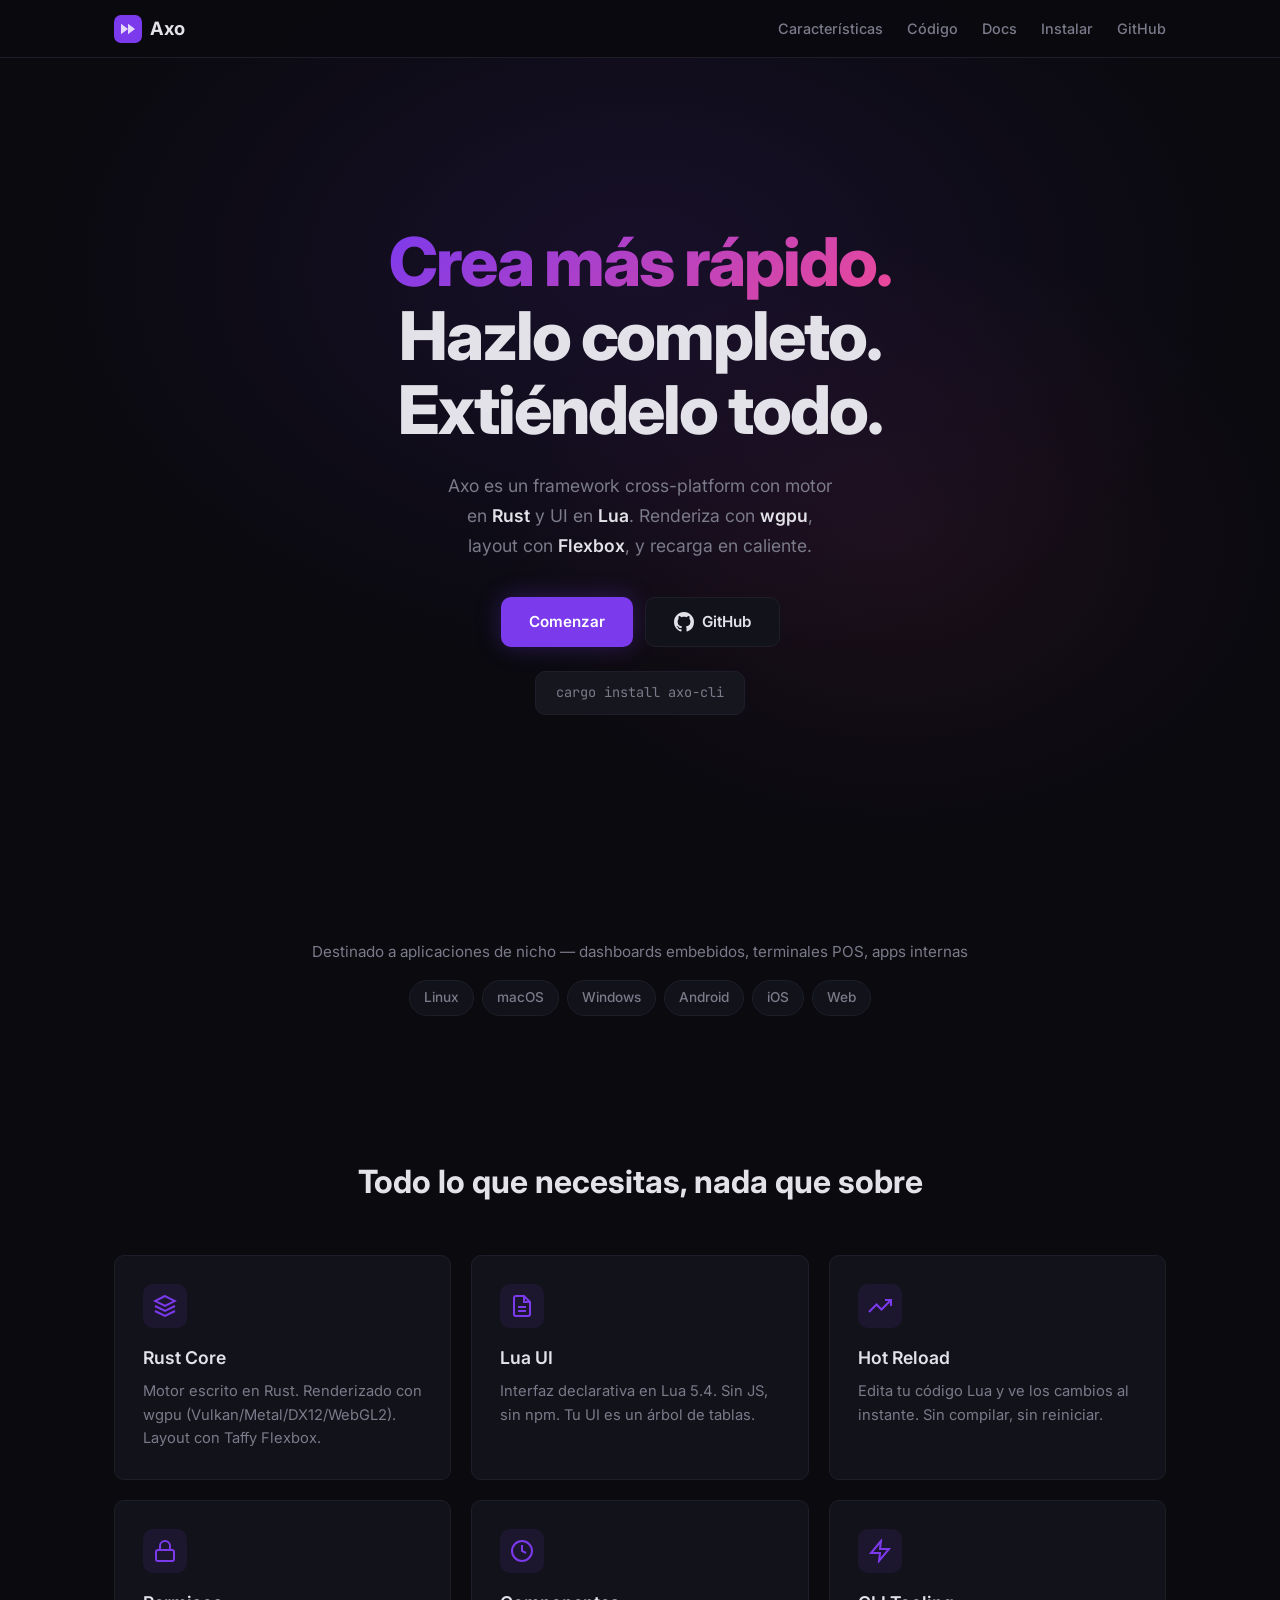
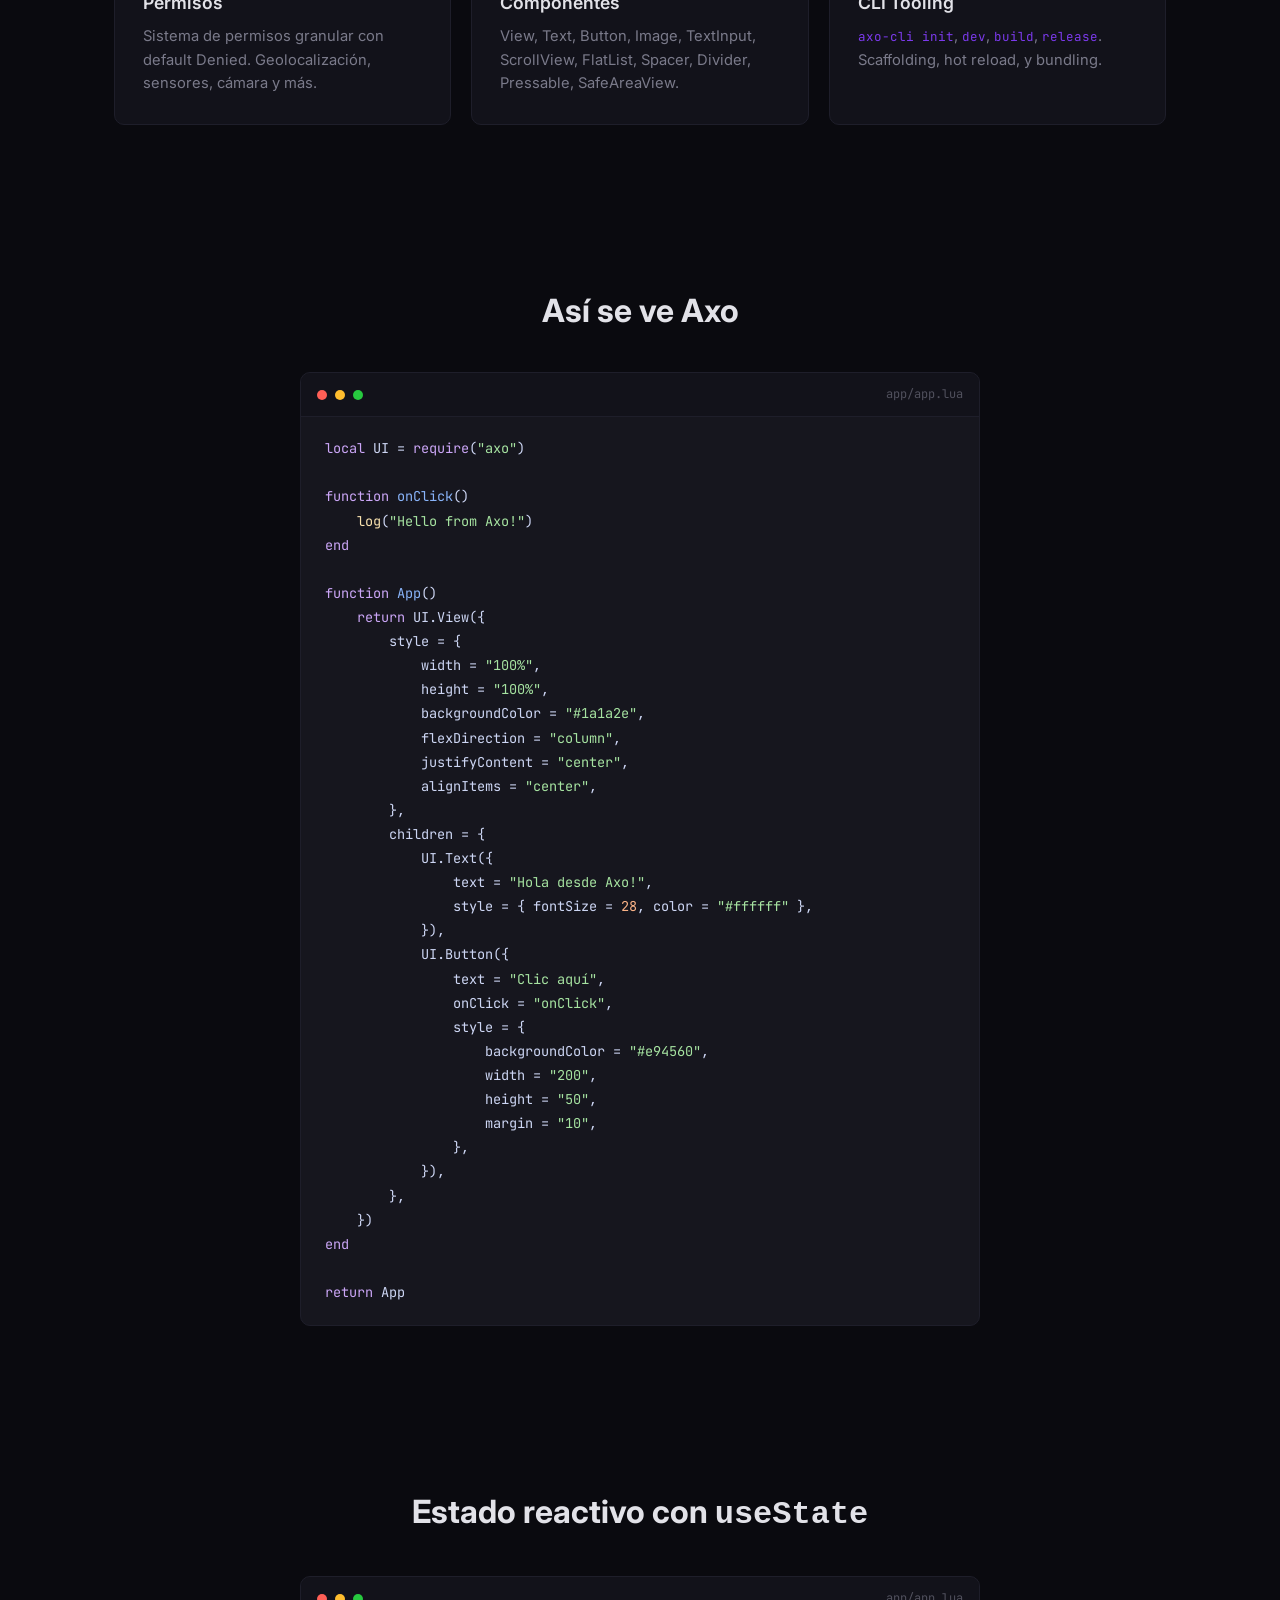
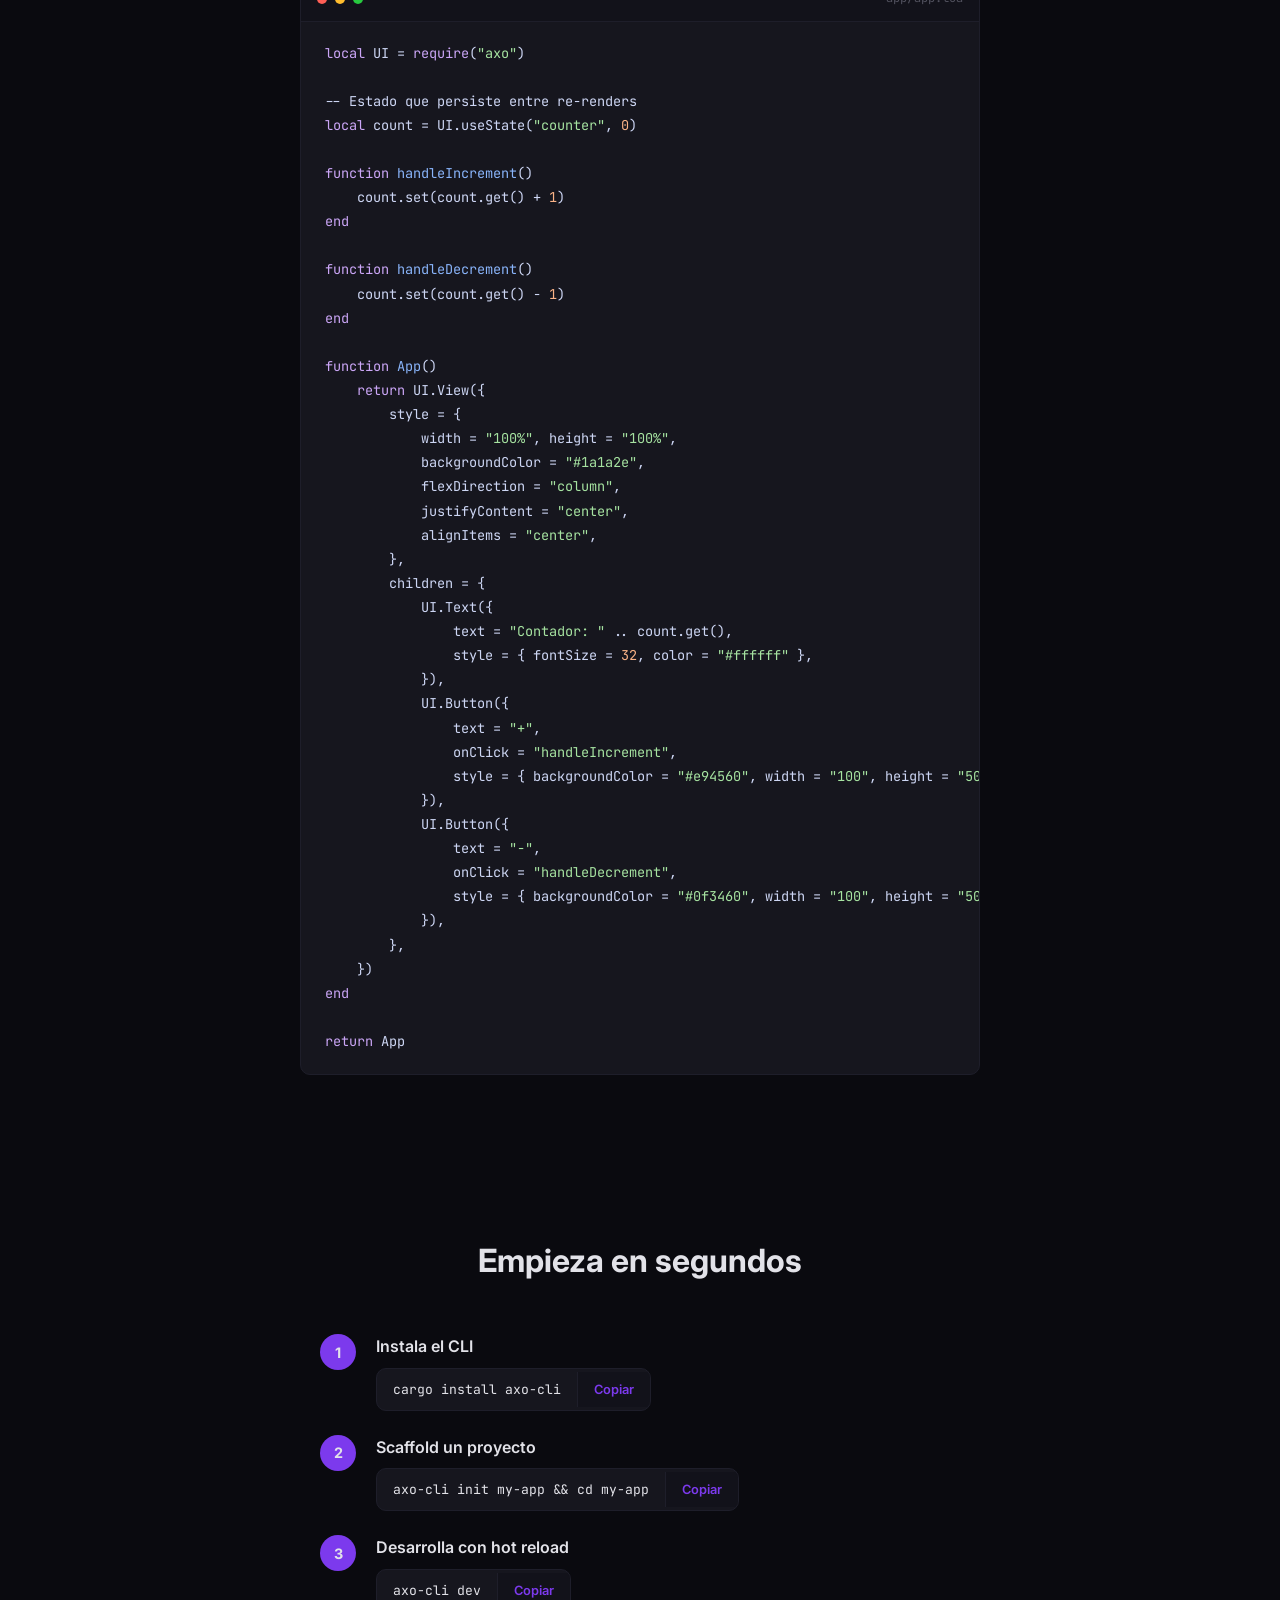
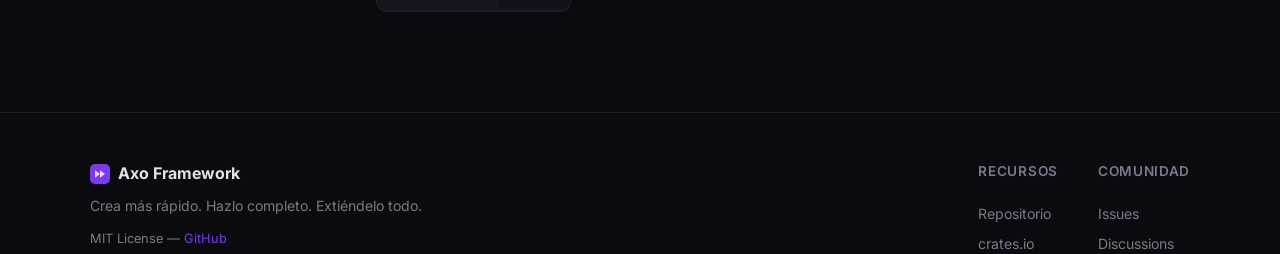
<file: website/index.html>
<!DOCTYPE html>
<html lang="es">
<head>
    <meta charset="UTF-8" />
    <meta name="viewport" content="width=device-width, initial-scale=1.0" />
    <title>Axo Framework — Crea más rápido. Hazlo completo. Extiéndelo todo.</title>
    <meta name="description" content="Axo es un framework cross-platform con motor en Rust y UI en Lua. Apps nativas rápidas con wgpu, flexbox y hot reload." />
    <link rel="stylesheet" href="style.css" />
    <link rel="preconnect" href="https://fonts.googleapis.com" />
    <link rel="preconnect" href="https://fonts.gstatic.com" crossorigin />
    <link href="https://fonts.googleapis.com/css2?family=Inter:wght@400;500;600;700;800&family=JetBrains+Mono:wght@400;500&display=swap" rel="stylesheet" />
</head>
<body>
    <nav>
        <div class="nav-inner">
            <a href="/" class="logo">
                <svg width="28" height="28" viewBox="0 0 32 32" fill="none">
                    <rect width="32" height="32" rx="8" fill="#7c3aed"/>
                    <path d="M8 22V10l8 6-8 6zM16 22V10l8 6-8 6z" fill="white" opacity="0.8"/>
                </svg>
                Axo
            </a>
            <div class="nav-links">
                <a href="#features">Características</a>
                <a href="#code">Código</a>
                <a href="docs.html">Docs</a>
                <a href="#install">Instalar</a>
                <a href="https://github.com/Erick-arch-bit/Axo-Framework" target="_blank">GitHub</a>
            </div>
        </div>
    </nav>

    <section class="hero">
        <div class="hero-bg"></div>
        <div class="hero-content">
            <h1>
                <span class="gradient-text">Crea más rápido.</span><br />
                <span>Hazlo completo.</span><br />
                <span>Extiéndelo todo.</span>
            </h1>
            <p class="hero-sub">
                Axo es un framework cross-platform con motor<br class="hide-mobile" />
                en <strong>Rust</strong> y UI en <strong>Lua</strong>.
                Renderiza con <strong>wgpu</strong>,<br class="hide-mobile" />
                layout con <strong>Flexbox</strong>, y recarga en caliente.
            </p>
            <div class="hero-cta">
                <a href="#install" class="btn btn-primary">Comenzar</a>
                <a href="https://github.com/Erick-arch-bit/Axo-Framework" target="_blank" class="btn btn-secondary">
                    <svg width="20" height="20" viewBox="0 0 24 24" fill="currentColor"><path d="M12 0C5.37 0 0 5.37 0 12c0 5.31 3.435 9.795 8.205 11.385.6.105.825-.255.825-.57 0-.285-.015-1.23-.015-2.235-3.015.555-3.795-.735-4.035-1.41-.135-.345-.72-1.41-1.23-1.695-.42-.225-1.02-.78-.015-.795.945-.015 1.62.87 1.845 1.23 1.08 1.815 2.805 1.305 3.495.99.105-.78.42-1.305.765-1.605-2.67-.3-5.46-1.335-5.46-5.925 0-1.305.465-2.385 1.23-3.225-.12-.3-.54-1.53.12-3.18 0 0 1.005-.315 3.3 1.23.96-.27 1.98-.405 3-.405s2.04.135 3 .405c2.295-1.56 3.3-1.23 3.3-1.23.66 1.65.24 2.88.12 3.18.765.84 1.23 1.905 1.23 3.225 0 4.605-2.805 5.625-5.475 5.925.435.375.81 1.095.81 2.22 0 1.605-.015 2.895-.015 3.3 0 .315.225.69.825.57A12.02 12.02 0 0024 12c0-6.63-5.37-12-12-12z"/></svg>
                    GitHub
                </a>
            </div>
            <p class="hero-install">cargo install axo-cli</p>
        </div>
    </section>

    <section class="targets">
        <div class="section-inner">
            <p>Destinado a aplicaciones de nicho — dashboards embebidos, terminales POS, apps internas</p>
            <div class="badge-row">
                <span class="badge">Linux</span>
                <span class="badge">macOS</span>
                <span class="badge">Windows</span>
                <span class="badge">Android</span>
                <span class="badge">iOS</span>
                <span class="badge">Web</span>
            </div>
        </div>
    </section>

    <section id="features" class="features">
        <div class="section-inner">
            <h2>Todo lo que necesitas, nada que sobre</h2>
            <div class="feature-grid">
                <div class="feature-card">
                    <div class="feature-icon">
                        <svg width="24" height="24" viewBox="0 0 24 24" fill="none" stroke="#7c3aed" stroke-width="2"><path d="M12 2L2 7l10 5 10-5-10-5z"/><path d="M2 17l10 5 10-5"/><path d="M2 12l10 5 10-5"/></svg>
                    </div>
                    <h3>Rust Core</h3>
                    <p>Motor escrito en Rust. Renderizado con wgpu (Vulkan/Metal/DX12/WebGL2). Layout con Taffy Flexbox.</p>
                </div>
                <div class="feature-card">
                    <div class="feature-icon">
                        <svg width="24" height="24" viewBox="0 0 24 24" fill="none" stroke="#7c3aed" stroke-width="2"><path d="M14 2H6a2 2 0 00-2 2v16a2 2 0 002 2h12a2 2 0 002-2V8z"/><polyline points="14 2 14 8 20 8"/><line x1="16" y1="13" x2="8" y2="13"/><line x1="16" y1="17" x2="8" y2="17"/></svg>
                    </div>
                    <h3>Lua UI</h3>
                    <p>Interfaz declarativa en Lua 5.4. Sin JS, sin npm. Tu UI es un árbol de tablas.</p>
                </div>
                <div class="feature-card">
                    <div class="feature-icon">
                        <svg width="24" height="24" viewBox="0 0 24 24" fill="none" stroke="#7c3aed" stroke-width="2"><polyline points="23 6 13.5 15.5 8.5 10.5 1 18"/><polyline points="17 6 23 6 23 12"/></svg>
                    </div>
                    <h3>Hot Reload</h3>
                    <p>Edita tu código Lua y ve los cambios al instante. Sin compilar, sin reiniciar.</p>
                </div>
                <div class="feature-card">
                    <div class="feature-icon">
                        <svg width="24" height="24" viewBox="0 0 24 24" fill="none" stroke="#7c3aed" stroke-width="2"><rect x="3" y="11" width="18" height="11" rx="2" ry="2"/><path d="M7 11V7a5 5 0 0110 0v4"/></svg>
                    </div>
                    <h3>Permisos</h3>
                    <p>Sistema de permisos granular con default Denied. Geolocalización, sensores, cámara y más.</p>
                </div>
                <div class="feature-card">
                    <div class="feature-icon">
                        <svg width="24" height="24" viewBox="0 0 24 24" fill="none" stroke="#7c3aed" stroke-width="2"><circle cx="12" cy="12" r="10"/><path d="M12 6v6l4 2"/></svg>
                    </div>
                    <h3>Componentes</h3>
                    <p>View, Text, Button, Image, TextInput, ScrollView, FlatList, Spacer, Divider, Pressable, SafeAreaView.</p>
                </div>
                <div class="feature-card">
                    <div class="feature-icon">
                        <svg width="24" height="24" viewBox="0 0 24 24" fill="none" stroke="#7c3aed" stroke-width="2"><polygon points="13 2 3 14 12 14 11 22 21 10 12 10 13 2"/></svg>
                    </div>
                    <h3>CLI Tooling</h3>
                    <p><code>axo-cli init</code>, <code>dev</code>, <code>build</code>, <code>release</code>. Scaffolding, hot reload, y bundling.</p>
                </div>
            </div>
        </div>
    </section>

    <section id="code" class="code-section">
        <div class="section-inner">
            <h2>Así se ve Axo</h2>
            <div class="code-window">
                <div class="code-header">
                    <span class="dot red"></span>
                    <span class="dot yellow"></span>
                    <span class="dot green"></span>
                    <span>app/app.lua</span>
                </div>
                <pre><code><span class="kw">local</span> UI = <span class="kw">require</span>(<span class="s">"axo"</span>)

<span class="kw">function</span> <span class="nf">onClick</span>()
    <span class="nb">log</span>(<span class="s">"Hello from Axo!"</span>)
<span class="kw">end</span>

<span class="kw">function</span> <span class="nf">App</span>()
    <span class="kw">return</span> UI.View({
        style = {
            width = <span class="s">"100%"</span>,
            height = <span class="s">"100%"</span>,
            backgroundColor = <span class="s">"#1a1a2e"</span>,
            flexDirection = <span class="s">"column"</span>,
            justifyContent = <span class="s">"center"</span>,
            alignItems = <span class="s">"center"</span>,
        },
        children = {
            UI.Text({
                text = <span class="s">"Hola desde Axo!"</span>,
                style = { fontSize = <span class="n">28</span>, color = <span class="s">"#ffffff"</span> },
            }),
            UI.Button({
                text = <span class="s">"Clic aquí"</span>,
                onClick = <span class="s">"onClick"</span>,
                style = {
                    backgroundColor = <span class="s">"#e94560"</span>,
                    width = <span class="s">"200"</span>,
                    height = <span class="s">"50"</span>,
                    margin = <span class="s">"10"</span>,
                },
            }),
        },
    })
<span class="kw">end</span>

<span class="kw">return</span> App</code></pre>
            </div>
        </div>
    </section>

    <section id="state" class="code-section">
        <div class="section-inner">
            <h2>Estado reactivo con <code>useState</code></h2>
            <div class="code-window">
                <div class="code-header">
                    <span class="dot red"></span>
                    <span class="dot yellow"></span>
                    <span class="dot green"></span>
                    <span>app/app.lua</span>
                </div>
                <pre><code><span class="kw">local</span> UI = <span class="kw">require</span>(<span class="s">"axo"</span>)

<span class="c">-- Estado que persiste entre re-renders</span>
<span class="kw">local</span> count = UI.useState(<span class="s">"counter"</span>, <span class="n">0</span>)

<span class="kw">function</span> <span class="nf">handleIncrement</span>()
    count.set(count.get() + <span class="n">1</span>)
<span class="kw">end</span>

<span class="kw">function</span> <span class="nf">handleDecrement</span>()
    count.set(count.get() - <span class="n">1</span>)
<span class="kw">end</span>

<span class="kw">function</span> <span class="nf">App</span>()
    <span class="kw">return</span> UI.View({
        style = {
            width = <span class="s">"100%"</span>, height = <span class="s">"100%"</span>,
            backgroundColor = <span class="s">"#1a1a2e"</span>,
            flexDirection = <span class="s">"column"</span>,
            justifyContent = <span class="s">"center"</span>,
            alignItems = <span class="s">"center"</span>,
        },
        children = {
            UI.Text({
                text = <span class="s">"Contador: "</span> .. count.get(),
                style = { fontSize = <span class="n">32</span>, color = <span class="s">"#ffffff"</span> },
            }),
            UI.Button({
                text = <span class="s">"+"</span>,
                onClick = <span class="s">"handleIncrement"</span>,
                style = { backgroundColor = <span class="s">"#e94560"</span>, width = <span class="s">"100"</span>, height = <span class="s">"50"</span>, margin = <span class="s">"5"</span> },
            }),
            UI.Button({
                text = <span class="s">"-"</span>,
                onClick = <span class="s">"handleDecrement"</span>,
                style = { backgroundColor = <span class="s">"#0f3460"</span>, width = <span class="s">"100"</span>, height = <span class="s">"50"</span>, margin = <span class="s">"5"</span> },
            }),
        },
    })
<span class="kw">end</span>

<span class="kw">return</span> App</code></pre>
            </div>
        </div>
    </section>

    <section id="install" class="install-section">
        <div class="section-inner">
            <h2>Empieza en segundos</h2>
            <div class="install-steps">
                <div class="install-step">
                    <span class="step-num">1</span>
                    <div>
                        <h4>Instala el CLI</h4>
                        <div class="copy-box">
                            <code>cargo install axo-cli</code>
                            <button class="copy-btn" data-copy="cargo install axo-cli">Copiar</button>
                        </div>
                    </div>
                </div>
                <div class="install-step">
                    <span class="step-num">2</span>
                    <div>
                        <h4>Scaffold un proyecto</h4>
                        <div class="copy-box">
                            <code>axo-cli init my-app && cd my-app</code>
                            <button class="copy-btn" data-copy="axo-cli init my-app && cd my-app">Copiar</button>
                        </div>
                    </div>
                </div>
                <div class="install-step">
                    <span class="step-num">3</span>
                    <div>
                        <h4>Desarrolla con hot reload</h4>
                        <div class="copy-box">
                            <code>axo-cli dev</code>
                            <button class="copy-btn" data-copy="axo-cli dev">Copiar</button>
                        </div>
                    </div>
                </div>
            </div>
        </div>
    </section>

    <footer>
        <div class="footer-inner">
            <div class="footer-left">
                <div class="logo">
                    <svg width="20" height="20" viewBox="0 0 32 32" fill="none">
                        <rect width="32" height="32" rx="8" fill="#7c3aed"/>
                        <path d="M8 22V10l8 6-8 6zM16 22V10l8 6-8 6z" fill="white" opacity="0.8"/>
                    </svg>
                    Axo Framework
                </div>
                <p class="footer-lema">Crea más rápido. Hazlo completo. Extiéndelo todo.</p>
                <p class="footer-license">MIT License &mdash; <a href="https://github.com/Erick-arch-bit/Axo-Framework">GitHub</a></p>
            </div>
            <div class="footer-links">
                <div class="footer-col">
                    <h5>Recursos</h5>
                    <a href="https://github.com/Erick-arch-bit/Axo-Framework">Repositorio</a>
                    <a href="https://crates.io/crates/axo-cli">crates.io</a>
                    <a href="https://docs.rs/axo-core">docs.rs</a>
                </div>
                <div class="footer-col">
                    <h5>Comunidad</h5>
                    <a href="https://github.com/Erick-arch-bit/Axo-Framework/issues">Issues</a>
                    <a href="https://github.com/Erick-arch-bit/Axo-Framework/discussions">Discussions</a>
                    <a href="https://github.com/Erick-arch-bit/Axo-Framework/blob/main/CONTRIBUTING.md">Contribuir</a>
                </div>
            </div>
        </div>
    </footer>

    <script src="script.js"></script>
</body>
</html>
</file>
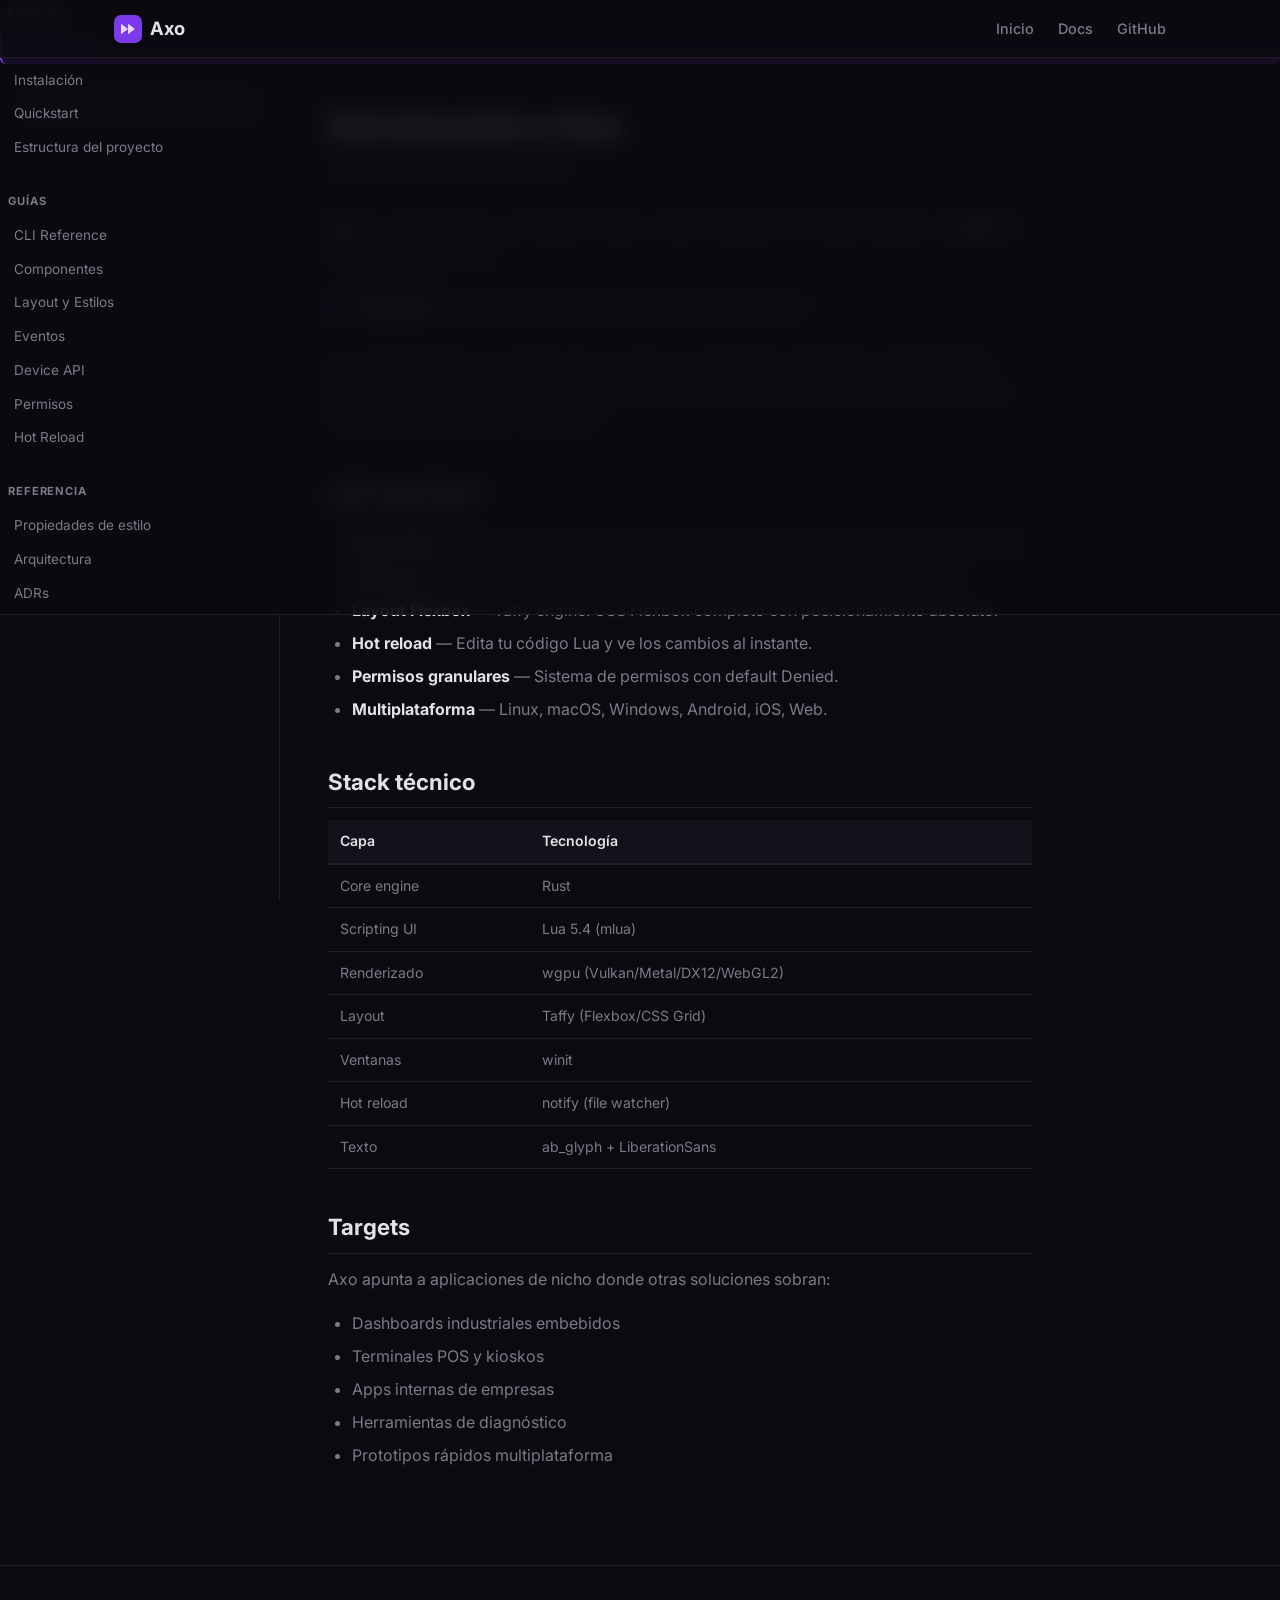
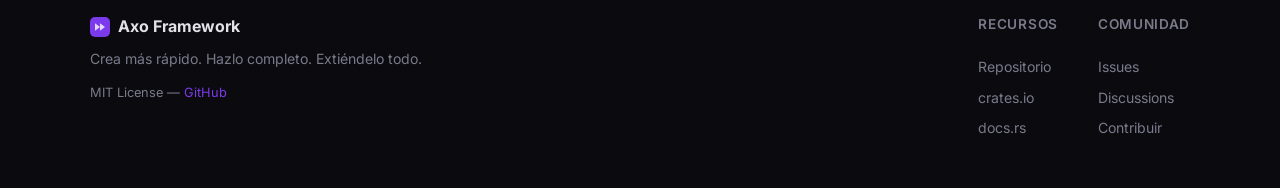
<file: website/docs.html>
<!DOCTYPE html>
<html lang="es">
<head>
    <meta charset="UTF-8" />
    <meta name="viewport" content="width=device-width, initial-scale=1.0" />
    <title>Documentación — Axo Framework</title>
    <meta name="description" content="Documentación oficial de Axo Framework. Guías, API reference, componentes y CLI." />
    <link rel="stylesheet" href="style.css" />
    <link rel="stylesheet" href="docs.css" />
    <link rel="preconnect" href="https://fonts.googleapis.com" />
    <link rel="preconnect" href="https://fonts.gstatic.com" crossorigin />
    <link href="https://fonts.googleapis.com/css2?family=Inter:wght@400;500;600;700;800&family=JetBrains+Mono:wght@400;500&display=swap" rel="stylesheet" />
</head>
<body>
    <nav>
        <div class="nav-inner">
            <a href="/" class="logo">
                <svg width="28" height="28" viewBox="0 0 32 32" fill="none">
                    <rect width="32" height="32" rx="8" fill="#7c3aed"/>
                    <path d="M8 22V10l8 6-8 6zM16 22V10l8 6-8 6z" fill="white" opacity="0.8"/>
                </svg>
                Axo
            </a>
            <div class="nav-links">
                <a href="index.html">Inicio</a>
                <a href="docs.html" class="active">Docs</a>
                <a href="https://github.com/Erick-arch-bit/Axo-Framework" target="_blank">GitHub</a>
            </div>
        </div>
    </nav>

    <div class="docs-layout">
        <aside class="sidebar" id="sidebar">
            <div class="sidebar-search">
                <input type="text" id="docSearch" placeholder="Buscar en docs..." />
            </div>
            <nav class="sidebar-nav" id="sidebarNav">
                <!-- Populated by JS -->
            </nav>
        </aside>

        <main class="docs-content" id="docsContent">
            <!-- Populated by JS -->
        </main>
    </div>

    <footer>
        <div class="footer-inner">
            <div class="footer-left">
                <div class="logo">
                    <svg width="20" height="20" viewBox="0 0 32 32" fill="none">
                        <rect width="32" height="32" rx="8" fill="#7c3aed"/>
                        <path d="M8 22V10l8 6-8 6zM16 22V10l8 6-8 6z" fill="white" opacity="0.8"/>
                    </svg>
                    Axo Framework
                </div>
                <p class="footer-lema">Crea más rápido. Hazlo completo. Extiéndelo todo.</p>
                <p class="footer-license">MIT License &mdash; <a href="https://github.com/Erick-arch-bit/Axo-Framework">GitHub</a></p>
            </div>
            <div class="footer-links">
                <div class="footer-col">
                    <h5>Recursos</h5>
                    <a href="https://github.com/Erick-arch-bit/Axo-Framework">Repositorio</a>
                    <a href="https://crates.io/crates/axo-cli">crates.io</a>
                    <a href="https://docs.rs/axo-core">docs.rs</a>
                </div>
                <div class="footer-col">
                    <h5>Comunidad</h5>
                    <a href="https://github.com/Erick-arch-bit/Axo-Framework/issues">Issues</a>
                    <a href="https://github.com/Erick-arch-bit/Axo-Framework/discussions">Discussions</a>
                    <a href="https://github.com/Erick-arch-bit/Axo-Framework/blob/main/CONTRIBUTING.md">Contribuir</a>
                </div>
            </div>
        </div>
    </footer>

    <script src="docs.js"></script>
</body>
</html>
</file>
<file: website/style.css>
* {
    margin: 0;
    padding: 0;
    box-sizing: border-box;
}

:root {
    --bg: #0a0a0f;
    --bg-card: #12121a;
    --bg-code: #16161e;
    --border: #1e1e2a;
    --text: #e2e2e8;
    --text-muted: #7a7a8a;
    --accent: #7c3aed;
    --accent-glow: rgba(124, 58, 237, 0.3);
    --radius: 10px;
}

html {
    scroll-behavior: smooth;
}

body {
    font-family: 'Inter', -apple-system, BlinkMacSystemFont, sans-serif;
    background: var(--bg);
    color: var(--text);
    line-height: 1.6;
    -webkit-font-smoothing: antialiased;
}

a { color: var(--accent); text-decoration: none; }
a:hover { opacity: 0.8; }

/* Nav */
nav {
    position: fixed;
    top: 0;
    left: 0;
    right: 0;
    z-index: 100;
    background: rgba(10, 10, 15, 0.85);
    backdrop-filter: blur(12px);
    border-bottom: 1px solid var(--border);
}

.nav-inner {
    max-width: 1100px;
    margin: 0 auto;
    padding: 14px 24px;
    display: flex;
    align-items: center;
    justify-content: space-between;
}

.logo {
    display: flex;
    align-items: center;
    gap: 8px;
    font-weight: 700;
    font-size: 1.15rem;
    color: var(--text);
}

.nav-links {
    display: flex;
    gap: 24px;
    font-size: 0.9rem;
    font-weight: 500;
}

.nav-links a { color: var(--text-muted); transition: color 0.2s; }
.nav-links a:hover { color: var(--text); }

/* Hero */
.hero {
    position: relative;
    min-height: 100vh;
    display: flex;
    align-items: center;
    justify-content: center;
    text-align: center;
    padding: 120px 24px 80px;
    overflow: hidden;
}

.hero-bg {
    position: absolute;
    inset: 0;
    background:
        radial-gradient(ellipse 600px 400px at 50% 30%, rgba(124, 58, 237, 0.12), transparent),
        radial-gradient(ellipse 400px 300px at 70% 60%, rgba(236, 72, 153, 0.08), transparent);
    pointer-events: none;
}

.hero-content {
    position: relative;
    max-width: 800px;
}

.hero h1 {
    font-size: clamp(2.5rem, 6vw, 4.2rem);
    font-weight: 800;
    line-height: 1.1;
    letter-spacing: -0.03em;
    margin-bottom: 24px;
}

.gradient-text {
    background: linear-gradient(135deg, #7c3aed, #ec4899);
    -webkit-background-clip: text;
    -webkit-text-fill-color: transparent;
    background-clip: text;
}

.hero-sub {
    font-size: 1.1rem;
    color: var(--text-muted);
    line-height: 1.7;
    margin-bottom: 36px;
}

.hero-sub strong { color: var(--text); font-weight: 600; }

.hero-cta {
    display: flex;
    gap: 12px;
    justify-content: center;
    flex-wrap: wrap;
    margin-bottom: 24px;
}

.btn {
    display: inline-flex;
    align-items: center;
    gap: 8px;
    padding: 12px 28px;
    border-radius: var(--radius);
    font-weight: 600;
    font-size: 0.95rem;
    transition: all 0.2s;
}

.btn-primary {
    background: var(--accent);
    color: white !important;
    box-shadow: 0 0 24px var(--accent-glow);
}

.btn-primary:hover { opacity: 0.9; box-shadow: 0 0 32px var(--accent-glow); }

.btn-secondary {
    background: var(--bg-card);
    border: 1px solid var(--border);
    color: var(--text) !important;
}

.btn-secondary:hover { background: var(--border); }

.hero-install {
    font-family: 'JetBrains Mono', monospace;
    font-size: 0.85rem;
    padding: 10px 20px;
    background: var(--bg-code);
    border: 1px solid var(--border);
    border-radius: var(--radius);
    display: inline-block;
    color: var(--text-muted);
}

/* Targets */
.targets {
    padding: 40px 24px 60px;
    text-align: center;
}

.targets p {
    color: var(--text-muted);
    font-size: 0.95rem;
    margin-bottom: 16px;
}

.badge-row {
    display: flex;
    flex-wrap: wrap;
    gap: 8px;
    justify-content: center;
}

.badge {
    padding: 6px 14px;
    border-radius: 20px;
    background: var(--bg-card);
    border: 1px solid var(--border);
    font-size: 0.85rem;
    font-weight: 500;
    color: var(--text-muted);
}

/* Sections shared */
.section-inner {
    max-width: 1100px;
    margin: 0 auto;
    padding: 0 24px;
}

/* Features */
.features {
    padding: 80px 0;
}

.features h2 {
    text-align: center;
    font-size: 2rem;
    font-weight: 700;
    margin-bottom: 48px;
}

.feature-grid {
    display: grid;
    grid-template-columns: repeat(auto-fit, minmax(300px, 1fr));
    gap: 20px;
}

.feature-card {
    background: var(--bg-card);
    border: 1px solid var(--border);
    border-radius: var(--radius);
    padding: 28px;
    transition: border-color 0.2s, transform 0.2s;
}

.feature-card:hover {
    border-color: var(--accent);
    transform: translateY(-2px);
}

.feature-icon {
    width: 44px;
    height: 44px;
    display: flex;
    align-items: center;
    justify-content: center;
    background: rgba(124, 58, 237, 0.1);
    border-radius: 10px;
    margin-bottom: 16px;
}

.feature-card h3 {
    font-size: 1.1rem;
    font-weight: 600;
    margin-bottom: 8px;
}

.feature-card p {
    color: var(--text-muted);
    font-size: 0.92rem;
    line-height: 1.6;
}

.feature-card code {
    font-family: 'JetBrains Mono', monospace;
    font-size: 0.85em;
    color: var(--accent);
}

/* Code section */
.code-section {
    padding: 80px 0;
}

.code-section h2 {
    text-align: center;
    font-size: 2rem;
    font-weight: 700;
    margin-bottom: 36px;
}

.code-window {
    max-width: 680px;
    margin: 0 auto;
    background: var(--bg-code);
    border: 1px solid var(--border);
    border-radius: var(--radius);
    overflow: hidden;
}

.code-header {
    display: flex;
    align-items: center;
    gap: 8px;
    padding: 12px 16px;
    background: var(--bg-card);
    border-bottom: 1px solid var(--border);
    font-size: 0.8rem;
    color: var(--text-muted);
}

.dot { width: 10px; height: 10px; border-radius: 50%; }
.dot.red { background: #ff5f56; }
.dot.yellow { background: #ffbd2e; }
.dot.green { background: #27c93f; }

.code-header span:last-child {
    margin-left: auto;
    font-family: 'JetBrains Mono', monospace;
    font-size: 0.75rem;
    opacity: 0.6;
}

.code-window pre {
    padding: 20px 24px;
    overflow-x: auto;
    font-size: 0.85rem;
    line-height: 1.7;
}

.code-window code {
    font-family: 'JetBrains Mono', monospace;
    color: #cdd6f4;
}

.code-window .kw { color: #cba6f7; }
.code-window .nf { color: #89b4fa; }
.code-window .s { color: #a6e3a1; }
.code-window .nb { color: #f9e2af; }
.code-window .n { color: #fab387; }

/* Install section */
.install-section {
    padding: 80px 0 100px;
}

.install-section h2 {
    text-align: center;
    font-size: 2rem;
    font-weight: 700;
    margin-bottom: 48px;
}

.install-steps {
    max-width: 640px;
    margin: 0 auto;
    display: flex;
    flex-direction: column;
    gap: 24px;
}

.install-step {
    display: flex;
    gap: 20px;
    align-items: flex-start;
}

.step-num {
    flex-shrink: 0;
    width: 36px;
    height: 36px;
    display: flex;
    align-items: center;
    justify-content: center;
    background: var(--accent);
    border-radius: 50%;
    font-weight: 700;
    font-size: 0.9rem;
}

.install-step h4 {
    font-size: 1rem;
    font-weight: 600;
    margin-bottom: 8px;
}

.copy-box {
    display: flex;
    align-items: center;
    gap: 0;
    background: var(--bg-code);
    border: 1px solid var(--border);
    border-radius: var(--radius);
    overflow: hidden;
}

.copy-box code {
    flex: 1;
    padding: 10px 16px;
    font-family: 'JetBrains Mono', monospace;
    font-size: 0.82rem;
    color: var(--text);
}

.copy-btn {
    padding: 10px 16px;
    background: var(--bg-card);
    border: none;
    border-left: 1px solid var(--border);
    color: var(--accent);
    font-family: 'Inter', sans-serif;
    font-size: 0.8rem;
    font-weight: 600;
    cursor: pointer;
    transition: background 0.2s;
}

.copy-btn:hover { background: var(--border); }
.copy-btn.copied { color: #27c93f; }

/* Footer */
footer {
    border-top: 1px solid var(--border);
    padding: 48px 24px;
}

.footer-inner {
    max-width: 1100px;
    margin: 0 auto;
    display: flex;
    justify-content: space-between;
    gap: 40px;
    flex-wrap: wrap;
}

.footer-left .logo {
    margin-bottom: 8px;
    font-size: 1rem;
}

.footer-lema {
    color: var(--text-muted);
    font-size: 0.88rem;
    margin-bottom: 12px;
}

.footer-license {
    font-size: 0.8rem;
    color: var(--text-muted);
}

.footer-links {
    display: flex;
    gap: 40px;
}

.footer-col h5 {
    font-size: 0.85rem;
    font-weight: 600;
    margin-bottom: 12px;
    text-transform: uppercase;
    letter-spacing: 0.05em;
    color: var(--text-muted);
}

.footer-col {
    display: flex;
    flex-direction: column;
    gap: 8px;
}

.footer-col a {
    font-size: 0.88rem;
    color: var(--text-muted);
}

.footer-col a:hover { color: var(--text); }

/* Responsive */
@media (max-width: 640px) {
    .nav-links { display: none; }

    .hero { min-height: 90vh; padding: 100px 20px 60px; }
    .hero h1 { font-size: 2rem; }
    .hero-sub { font-size: 0.95rem; }
    .hide-mobile { display: none; }

    .feature-grid { grid-template-columns: 1fr; }

    .footer-inner { flex-direction: column; }
}
</file>
<file: website/docs.css>
/* Docs layout */
.docs-layout {
    display: flex;
    max-width: 1300px;
    margin: 0 auto;
    padding-top: 64px;
    min-height: calc(100vh - 64px);
}

/* Sidebar */
.sidebar {
    width: 280px;
    flex-shrink: 0;
    border-right: 1px solid var(--border);
    padding: 24px 16px 40px;
    position: sticky;
    top: 64px;
    height: calc(100vh - 64px);
    overflow-y: auto;
}

.sidebar::-webkit-scrollbar { width: 4px; }
.sidebar::-webkit-scrollbar-thumb { background: var(--border); border-radius: 2px; }

.sidebar-search {
    margin-bottom: 20px;
}

.sidebar-search input {
    width: 100%;
    padding: 8px 12px;
    background: var(--bg-code);
    border: 1px solid var(--border);
    border-radius: 6px;
    color: var(--text);
    font-family: 'Inter', sans-serif;
    font-size: 0.82rem;
    outline: none;
    transition: border-color 0.2s;
}

.sidebar-search input:focus {
    border-color: var(--accent);
}

.sidebar-search input::placeholder {
    color: var(--text-muted);
}

.sidebar-nav {
    display: flex;
    flex-direction: column;
    gap: 4px;
}

.sidebar-category {
    margin-top: 16px;
    margin-bottom: 4px;
}

.sidebar-category:first-child {
    margin-top: 0;
}

.sidebar-category-label {
    font-size: 0.7rem;
    font-weight: 700;
    text-transform: uppercase;
    letter-spacing: 0.08em;
    color: var(--text-muted);
    padding: 4px 8px;
    margin-bottom: 4px;
}

.sidebar-link {
    display: block;
    padding: 6px 8px 6px 12px;
    font-size: 0.85rem;
    color: var(--text-muted);
    border-radius: 6px;
    transition: all 0.15s;
    border-left: 2px solid transparent;
    text-decoration: none;
}

.sidebar-link:hover {
    color: var(--text);
    background: rgba(124, 58, 237, 0.06);
}

.sidebar-link.active {
    color: var(--accent);
    background: rgba(124, 58, 237, 0.1);
    border-left-color: var(--accent);
}

/* Main content */
.docs-content {
    flex: 1;
    padding: 40px 48px 80px;
    max-width: 800px;
    min-width: 0;
}

.docs-content h1 {
    font-size: 2.2rem;
    font-weight: 800;
    letter-spacing: -0.03em;
    margin-bottom: 8px;
    line-height: 1.2;
}

.docs-content .page-description {
    color: var(--text-muted);
    font-size: 1.05rem;
    margin-bottom: 32px;
    line-height: 1.6;
}

.docs-content h2 {
    font-size: 1.4rem;
    font-weight: 700;
    margin-top: 40px;
    margin-bottom: 12px;
    padding-bottom: 8px;
    border-bottom: 1px solid var(--border);
}

.docs-content h3 {
    font-size: 1.1rem;
    font-weight: 600;
    margin-top: 28px;
    margin-bottom: 8px;
}

.docs-content p {
    color: var(--text-muted);
    line-height: 1.7;
    margin-bottom: 16px;
}

.docs-content p strong {
    color: var(--text);
    font-weight: 600;
}

.docs-content ul, .docs-content ol {
    color: var(--text-muted);
    line-height: 1.7;
    margin-bottom: 16px;
    padding-left: 24px;
}

.docs-content li {
    margin-bottom: 6px;
}

.docs-content li strong {
    color: var(--text);
}

.docs-content code {
    font-family: 'JetBrains Mono', monospace;
    font-size: 0.85em;
    background: var(--bg-code);
    padding: 2px 6px;
    border-radius: 4px;
    color: var(--accent);
}

.docs-content pre {
    background: var(--bg-code);
    border: 1px solid var(--border);
    border-radius: var(--radius);
    padding: 16px 20px;
    overflow-x: auto;
    margin-bottom: 20px;
}

.docs-content pre code {
    background: none;
    padding: 0;
    border-radius: 0;
    color: #cdd6f4;
    font-size: 0.82rem;
    line-height: 1.6;
}

.docs-content .kw { color: #cba6f7; }
.docs-content .nf { color: #89b4fa; }
.docs-content .s { color: #a6e3a1; }
.docs-content .nb { color: #f9e2af; }
.docs-content .n { color: #fab387; }
.docs-content .nt { color: #89b4fa; }
.docs-content .na { color: #fab387; }
.docs-content .nc { color: #89b4fa; }

.docs-content hr {
    border: none;
    border-top: 1px solid var(--border);
    margin: 32px 0;
}

.docs-content .highlight {
    background: rgba(124, 58, 237, 0.08);
    border-left: 3px solid var(--accent);
    padding: 12px 16px;
    border-radius: 0 var(--radius) var(--radius) 0;
    margin-bottom: 20px;
}

.docs-content .highlight p {
    margin-bottom: 0;
    font-size: 0.9rem;
}

.docs-content .highlight code {
    background: rgba(124, 58, 237, 0.15);
}

/* Table */
.docs-content table {
    width: 100%;
    border-collapse: collapse;
    margin-bottom: 20px;
    font-size: 0.88rem;
}

.docs-content th {
    text-align: left;
    padding: 10px 12px;
    background: var(--bg-card);
    border-bottom: 2px solid var(--border);
    font-weight: 600;
    color: var(--text);
}

.docs-content td {
    padding: 10px 12px;
    border-bottom: 1px solid var(--border);
    color: var(--text-muted);
}

.docs-content td:first-child code {
    color: var(--text);
}

.docs-content tr:hover td {
    background: rgba(124, 58, 237, 0.03);
}

/* Mobile toggle */
.sidebar-toggle {
    display: none;
    position: fixed;
    bottom: 20px;
    right: 20px;
    z-index: 200;
    width: 48px;
    height: 48px;
    background: var(--accent);
    color: white;
    border: none;
    border-radius: 50%;
    font-size: 1.2rem;
    cursor: pointer;
    box-shadow: 0 4px 16px var(--accent-glow);
}

@media (max-width: 768px) {
    .docs-layout {
        flex-direction: column;
    }

    .sidebar {
        width: 100%;
        position: relative;
        top: 0;
        height: auto;
        border-right: none;
        border-bottom: 1px solid var(--border);
        padding: 16px;
        display: none;
    }

    .sidebar.open {
        display: block;
        position: fixed;
        top: 64px;
        left: 0;
        right: 0;
        bottom: 0;
        z-index: 150;
        background: var(--bg);
        height: calc(100vh - 64px);
    }

    .docs-content {
        padding: 24px 20px 60px;
    }

    .docs-content h1 { font-size: 1.6rem; }

    .sidebar-toggle {
        display: flex;
        align-items: center;
        justify-content: center;
    }
}

@media (min-width: 769px) {
    .sidebar {
        display: block !important;
    }
}
</file>
